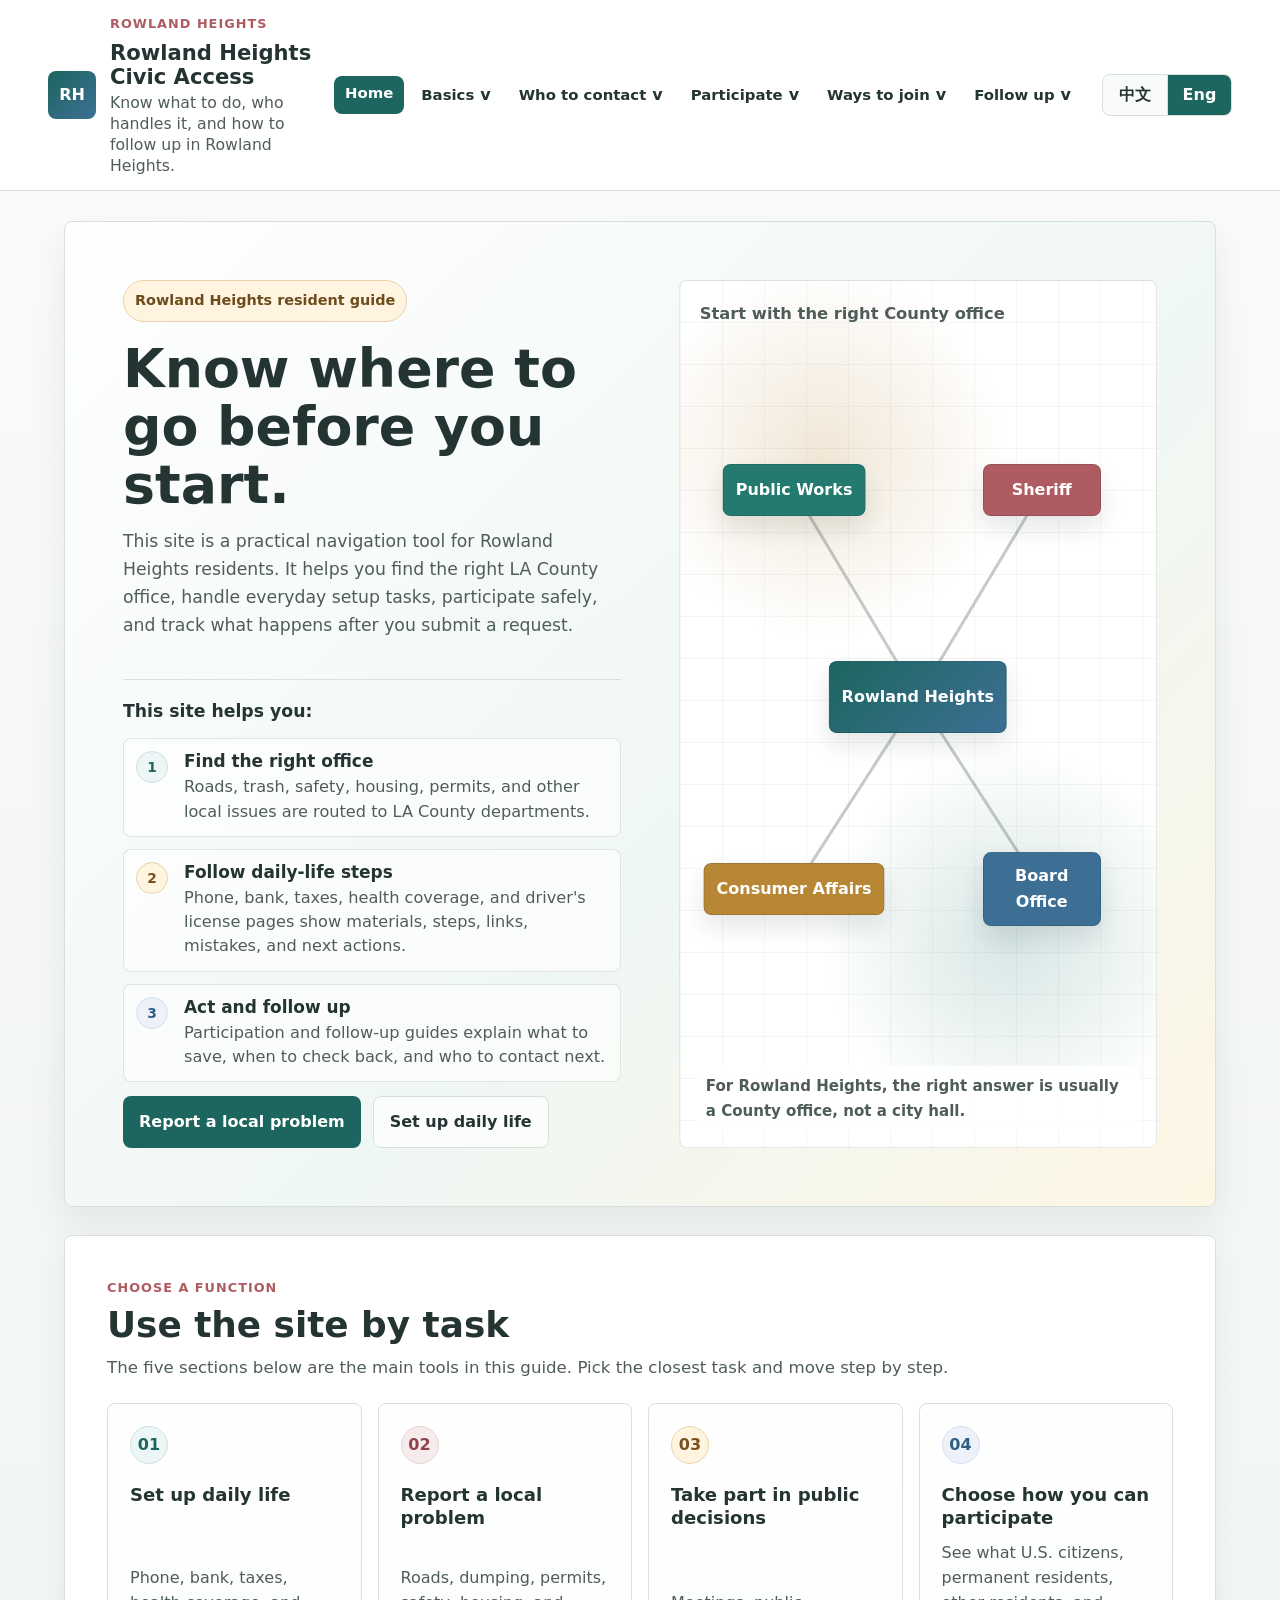
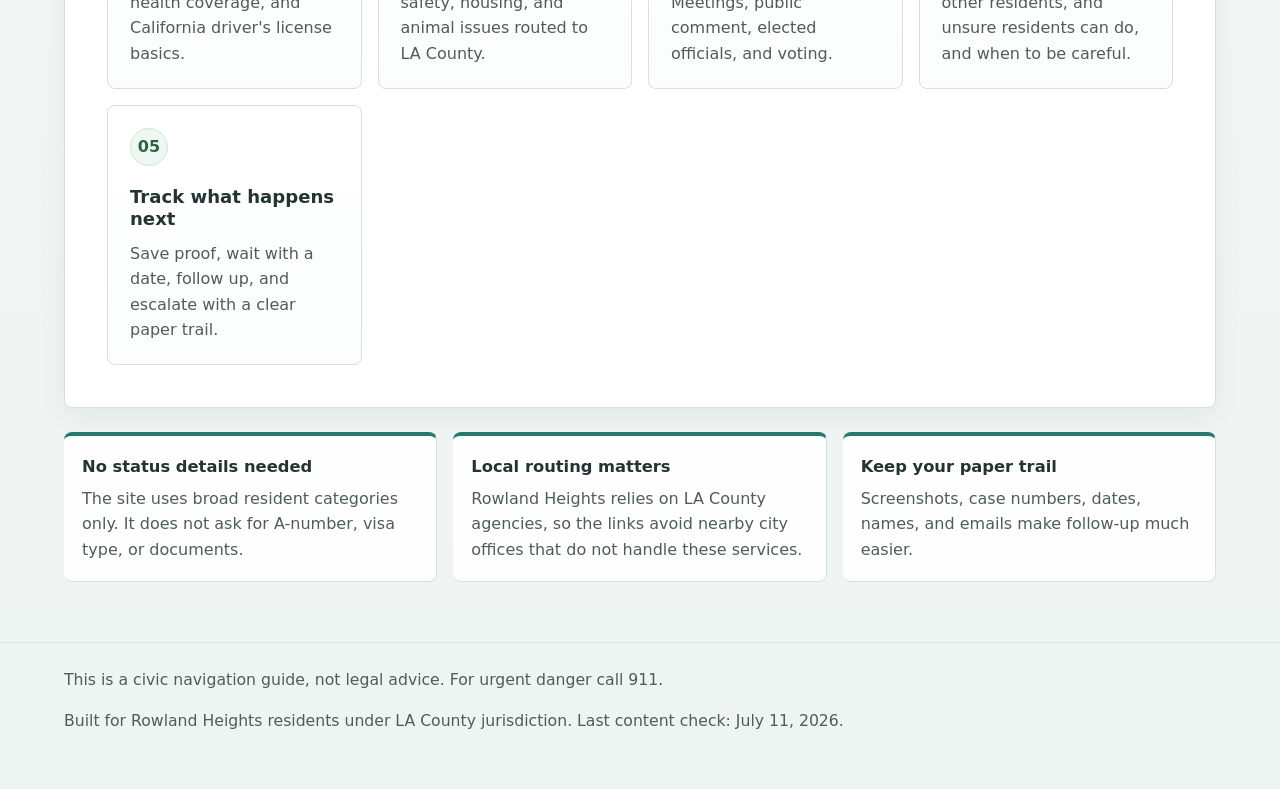
<file: index.html>
<!doctype html>
<html lang="en">
  <head>
    <meta charset="utf-8" />
    <meta name="viewport" content="width=device-width, initial-scale=1" />
    <title>Rowland Heights Civic Access</title>
    <meta name="description" content="Civic access guide for Rowland Heights residents navigating LA County services." />
    <link rel="stylesheet" href="styles.css" />
  </head>
  <body data-page="home">
    <a class="skip-link" id="skipLink" href="#main">Skip to content</a>
    <header class="topbar">
      <div class="brand">
        <span class="brand-mark" aria-hidden="true">RH</span>
        <div>
          <p class="eyebrow" id="brandEyebrow">Rowland Heights</p>
          <h1 id="siteTitle">Rowland Heights Civic Access</h1>
          <p id="siteSubtitle">Daily life steps, County services, and public participation.</p>
        </div>
      </div>
      <nav id="primaryNav" aria-label="Primary navigation"></nav>
      <div class="toolbar" aria-label="Language selection">
        <div class="language-switch" role="group" aria-label="Language">
          <button type="button" data-language="zh" aria-pressed="false">中文</button>
          <button type="button" data-language="en" aria-pressed="true">Eng</button>
        </div>
      </div>
    </header>
    <main id="main"></main>
    <footer>
      <p id="footerNote">This is a civic navigation guide, not legal advice. For urgent danger call 911.</p>
      <p id="footerDate">Built for Rowland Heights residents under LA County jurisdiction. Last content check: July 11, 2026.</p>
    </footer>
    <script src="app.js"></script>
  </body>
</html>
</file>
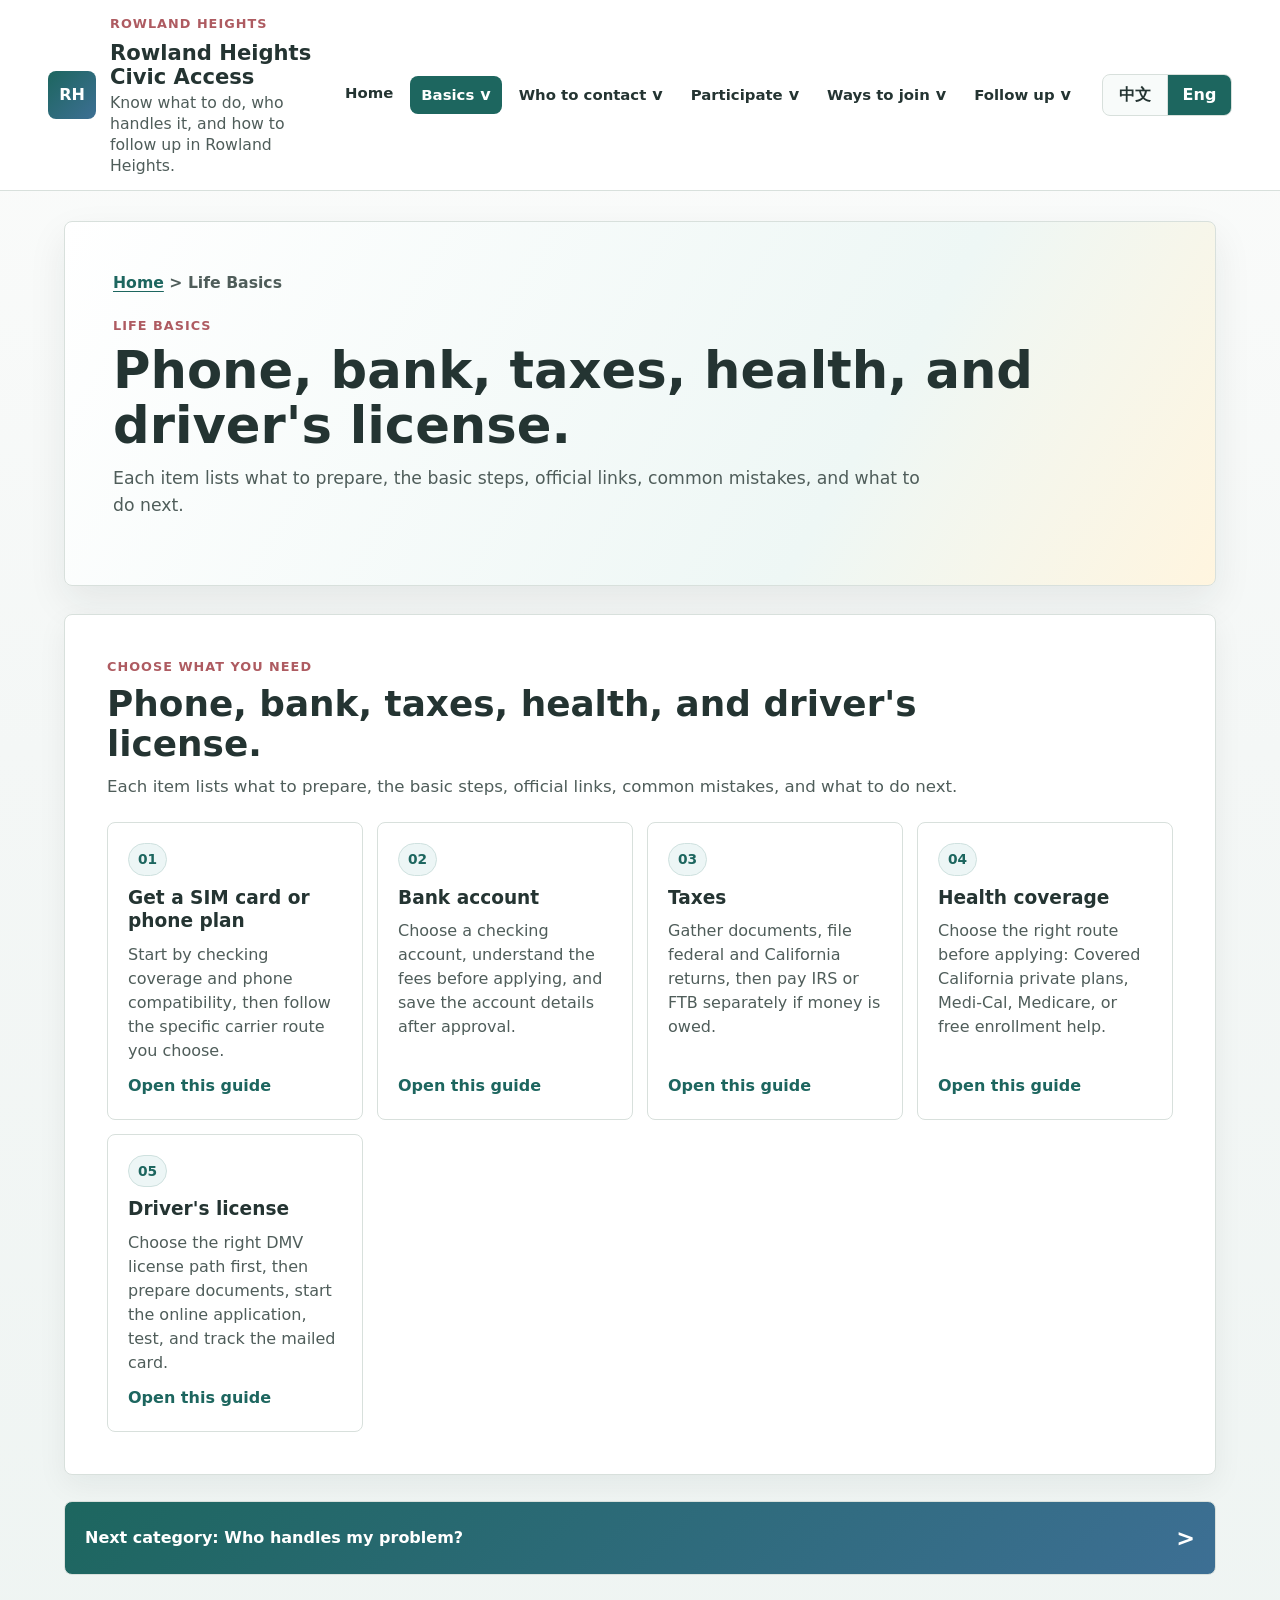
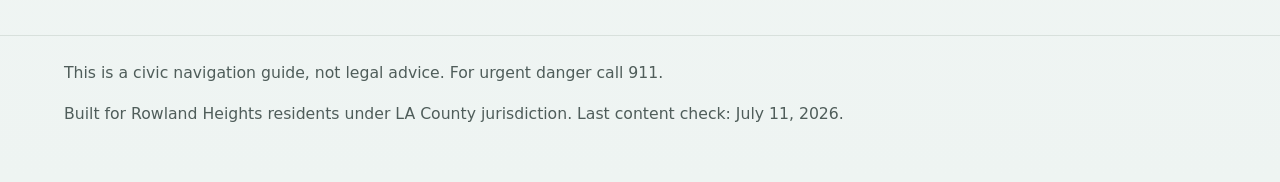
<file: basics.html>
<!doctype html>
<html lang="en">
  <head>
    <meta charset="utf-8" />
    <meta name="viewport" content="width=device-width, initial-scale=1" />
    <title>Life Basics - Rowland Heights Civic Access</title>
    <meta name="description" content="Daily life setup guide for Rowland Heights residents." />
    <link rel="stylesheet" href="styles.css" />
  </head>
  <body data-page="basics">
    <a class="skip-link" id="skipLink" href="#main">Skip to content</a>
    <header class="topbar">
      <div class="brand">
        <span class="brand-mark" aria-hidden="true">RH</span>
        <div>
          <p class="eyebrow" id="brandEyebrow">Rowland Heights</p>
          <h1 id="siteTitle">Rowland Heights Civic Access</h1>
          <p id="siteSubtitle">Daily life steps, County services, and public participation.</p>
        </div>
      </div>
      <nav id="primaryNav" aria-label="Primary navigation"></nav>
      <div class="toolbar" aria-label="Language selection">
        <div class="language-switch" role="group" aria-label="Language">
          <button type="button" data-language="zh" aria-pressed="false">中文</button>
          <button type="button" data-language="en" aria-pressed="true">Eng</button>
        </div>
      </div>
    </header>
    <main id="main"></main>
    <footer>
      <p id="footerNote">This is a civic navigation guide, not legal advice. For urgent danger call 911.</p>
      <p id="footerDate">Built for Rowland Heights residents under LA County jurisdiction. Last content check: July 11, 2026.</p>
    </footer>
    <script src="app.js"></script>
  </body>
</html>
</file>
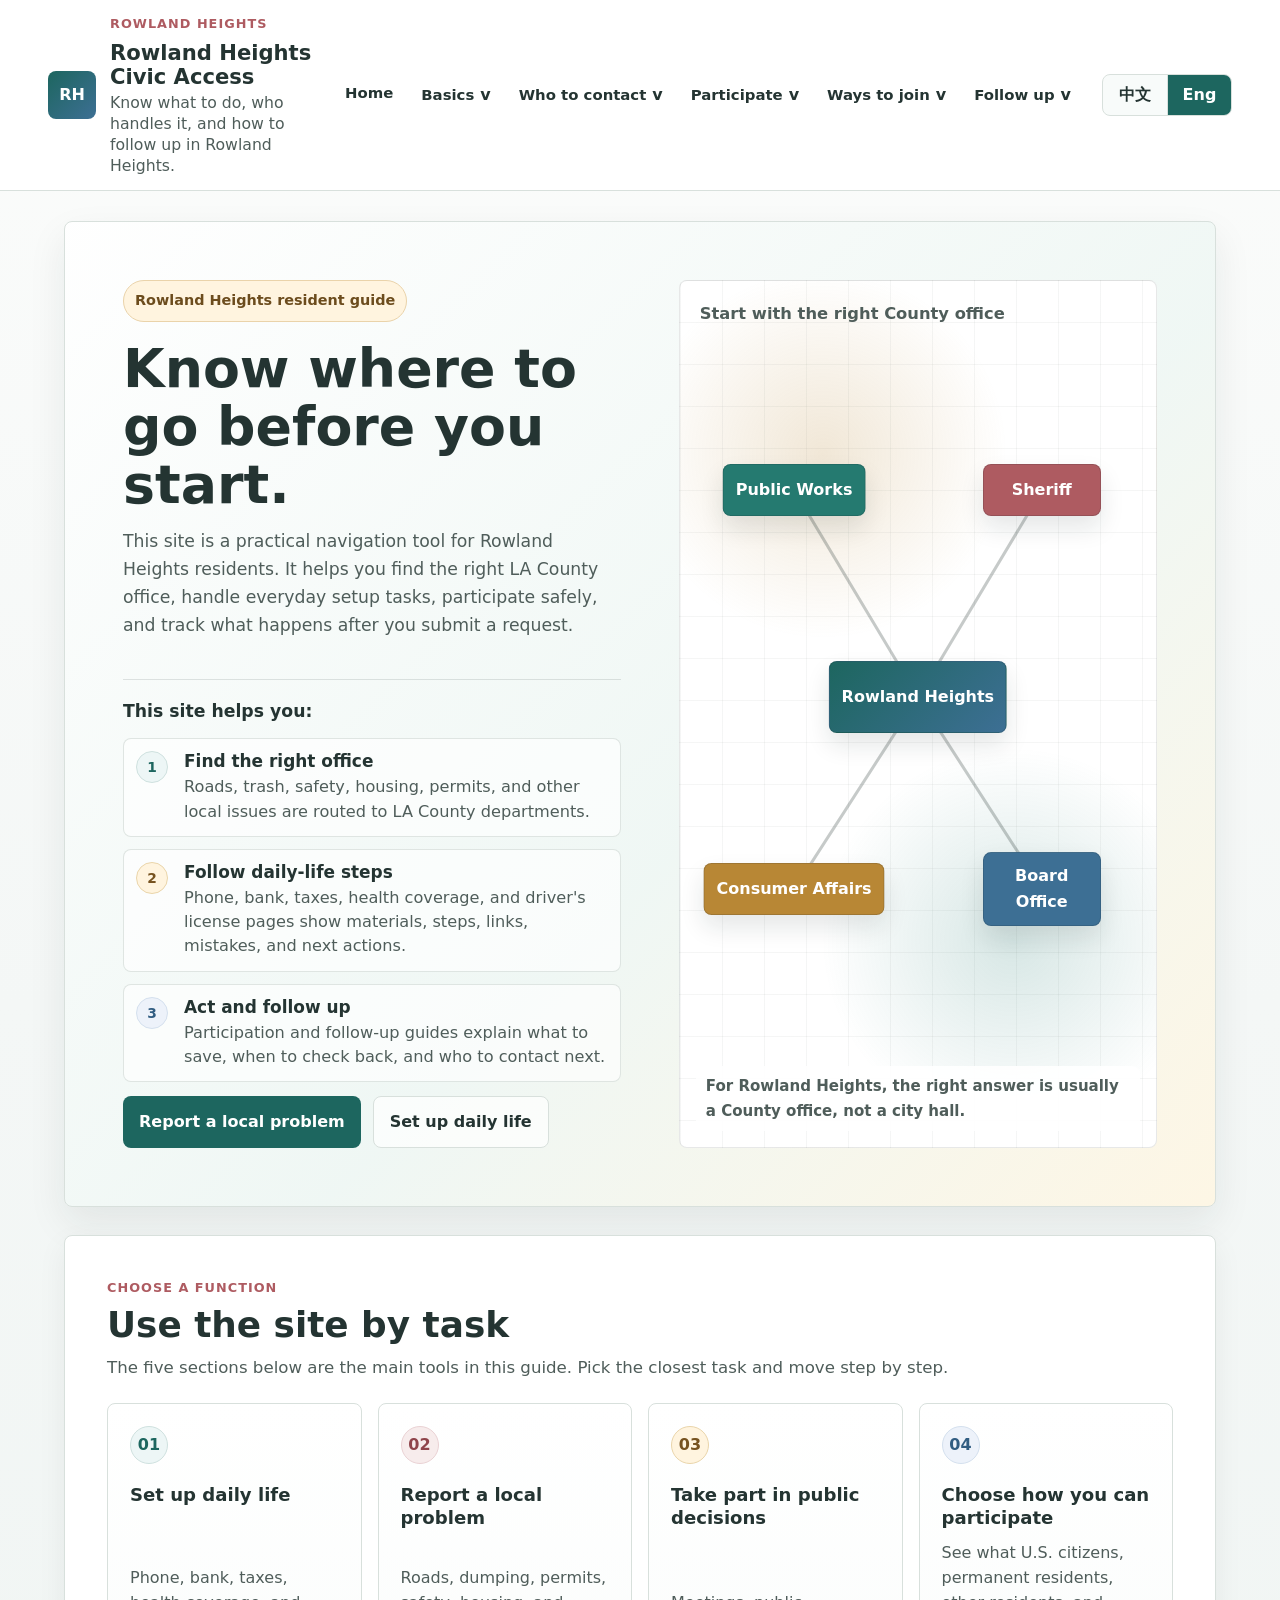
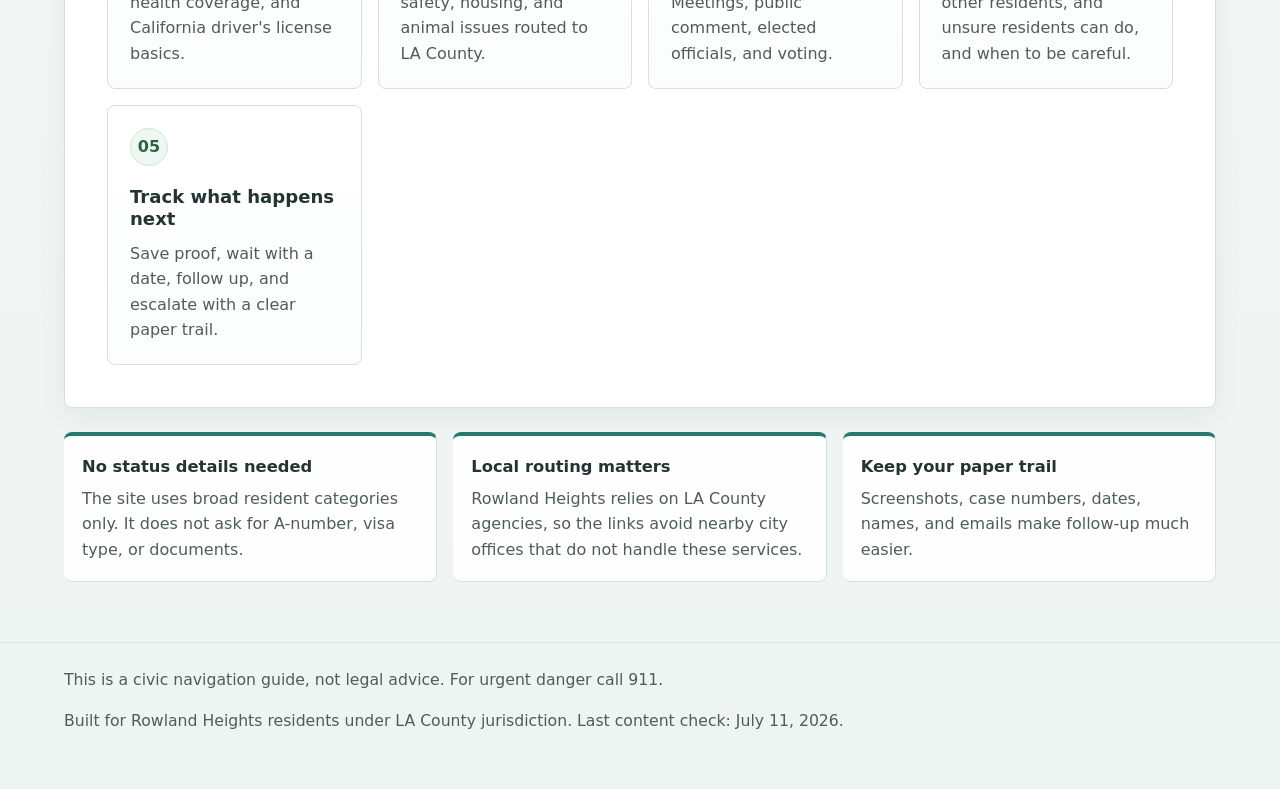
<file: detail.html>
<!doctype html>
<html lang="en">
  <head>
    <meta charset="utf-8" />
    <meta name="viewport" content="width=device-width, initial-scale=1" />
    <title>Guide Detail - Rowland Heights Civic Access</title>
    <meta name="description" content="Detailed guide page for Rowland Heights civic access topics." />
    <link rel="stylesheet" href="styles.css" />
  </head>
  <body data-page="detail">
    <a class="skip-link" id="skipLink" href="#main">Skip to content</a>
    <header class="topbar">
      <div class="brand">
        <span class="brand-mark" aria-hidden="true">RH</span>
        <div>
          <p class="eyebrow" id="brandEyebrow">Rowland Heights</p>
          <h1 id="siteTitle">Rowland Heights Civic Access</h1>
          <p id="siteSubtitle">Daily life steps, County services, and public participation.</p>
        </div>
      </div>
      <nav id="primaryNav" aria-label="Primary navigation"></nav>
      <div class="toolbar" aria-label="Language selection">
        <div class="language-switch" role="group" aria-label="Language">
          <button type="button" data-language="zh" aria-pressed="false">中文</button>
          <button type="button" data-language="en" aria-pressed="true">Eng</button>
        </div>
      </div>
    </header>
    <main id="main"></main>
    <footer>
      <p id="footerNote">This is a civic navigation guide, not legal advice. For urgent danger call 911.</p>
      <p id="footerDate">Built for Rowland Heights residents under LA County jurisdiction. Last content check: July 11, 2026.</p>
    </footer>
    <script src="app.js"></script>
  </body>
</html>
</file>
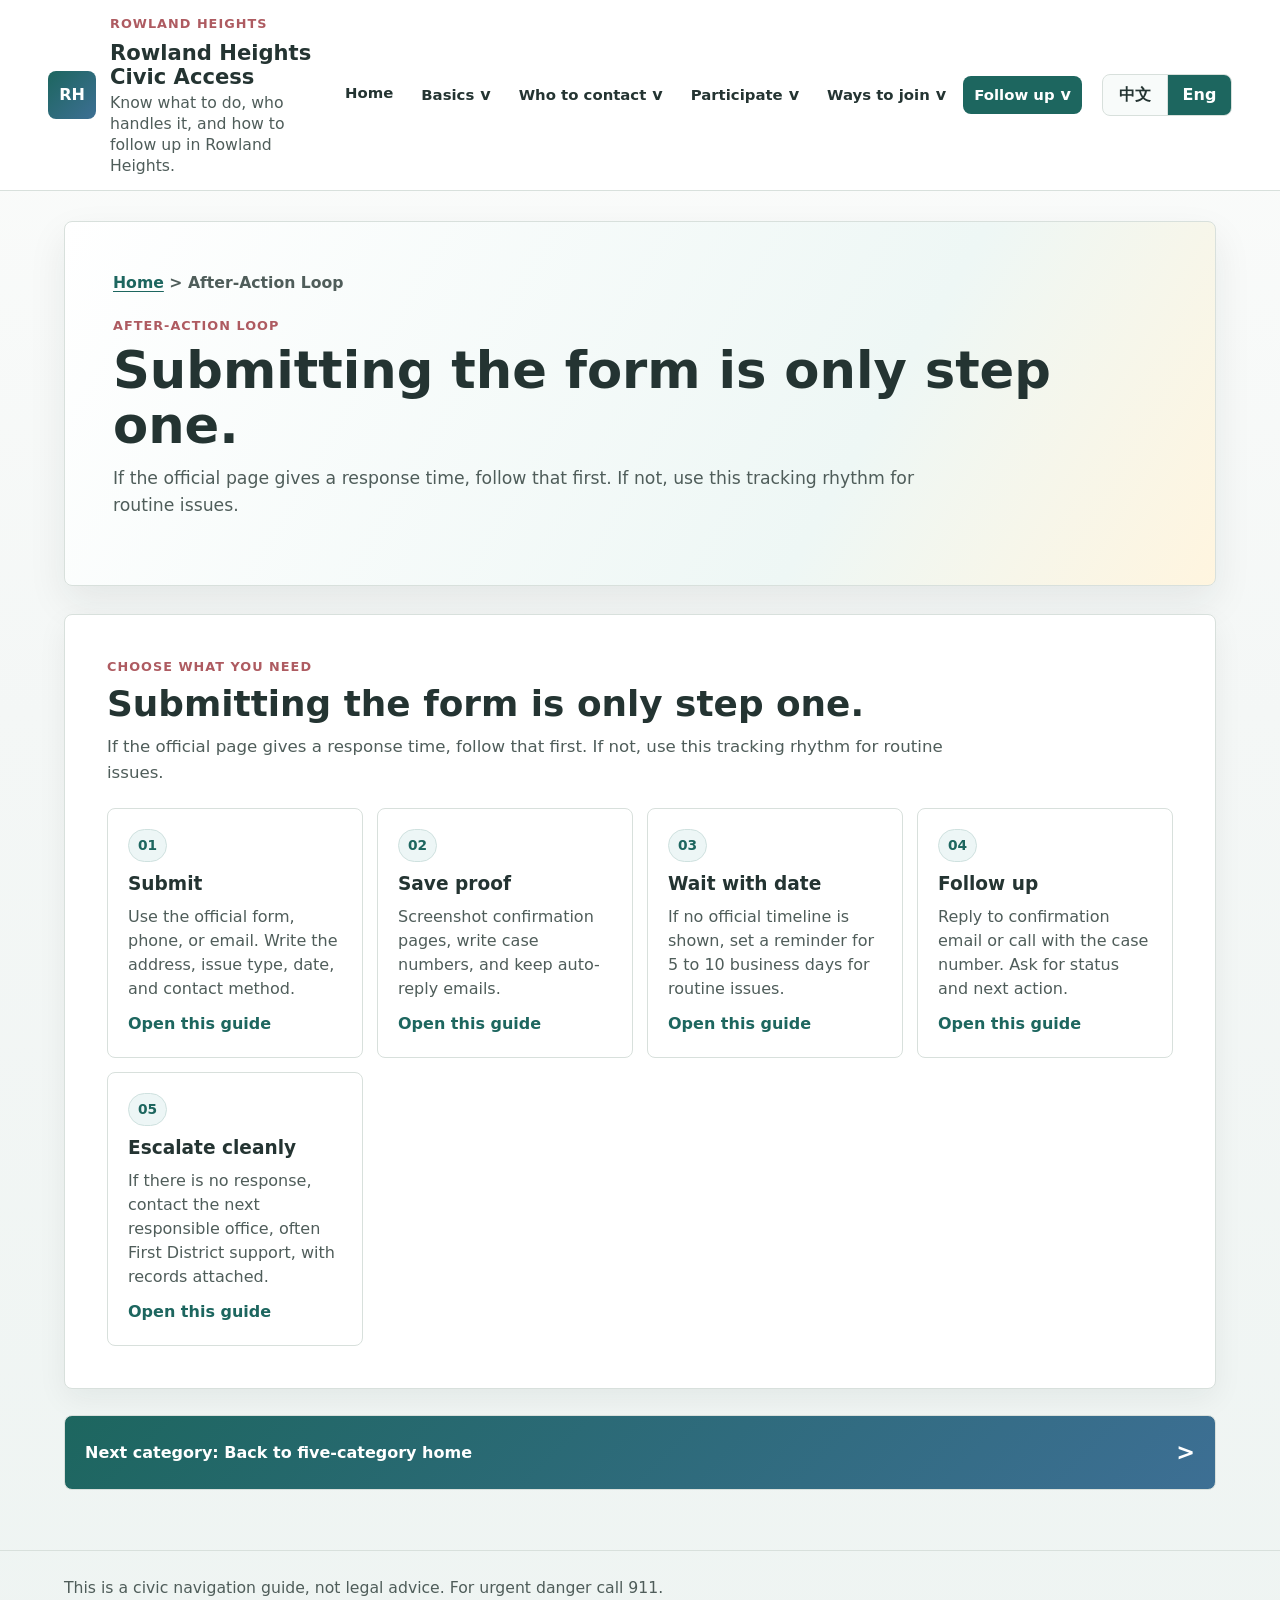
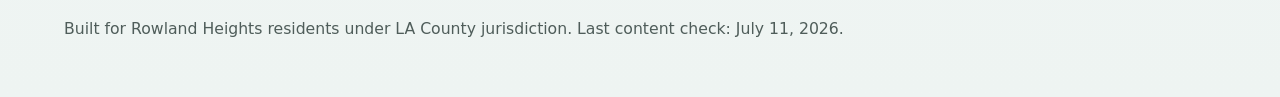
<file: followup.html>
<!doctype html>
<html lang="en">
  <head>
    <meta charset="utf-8" />
    <meta name="viewport" content="width=device-width, initial-scale=1" />
    <title>After-Action Loop - Rowland Heights Civic Access</title>
    <meta name="description" content="What to do after submitting LA County service requests from Rowland Heights." />
    <link rel="stylesheet" href="styles.css" />
  </head>
  <body data-page="followup">
    <a class="skip-link" id="skipLink" href="#main">Skip to content</a>
    <header class="topbar">
      <div class="brand">
        <span class="brand-mark" aria-hidden="true">RH</span>
        <div>
          <p class="eyebrow" id="brandEyebrow">Rowland Heights</p>
          <h1 id="siteTitle">Rowland Heights Civic Access</h1>
          <p id="siteSubtitle">Daily life steps, County services, and public participation.</p>
        </div>
      </div>
      <nav id="primaryNav" aria-label="Primary navigation"></nav>
      <div class="toolbar" aria-label="Language selection">
        <div class="language-switch" role="group" aria-label="Language">
          <button type="button" data-language="zh" aria-pressed="false">中文</button>
          <button type="button" data-language="en" aria-pressed="true">Eng</button>
        </div>
      </div>
    </header>
    <main id="main"></main>
    <footer>
      <p id="footerNote">This is a civic navigation guide, not legal advice. For urgent danger call 911.</p>
      <p id="footerDate">Built for Rowland Heights residents under LA County jurisdiction. Last content check: July 11, 2026.</p>
    </footer>
    <script src="app.js"></script>
  </body>
</html>
</file>
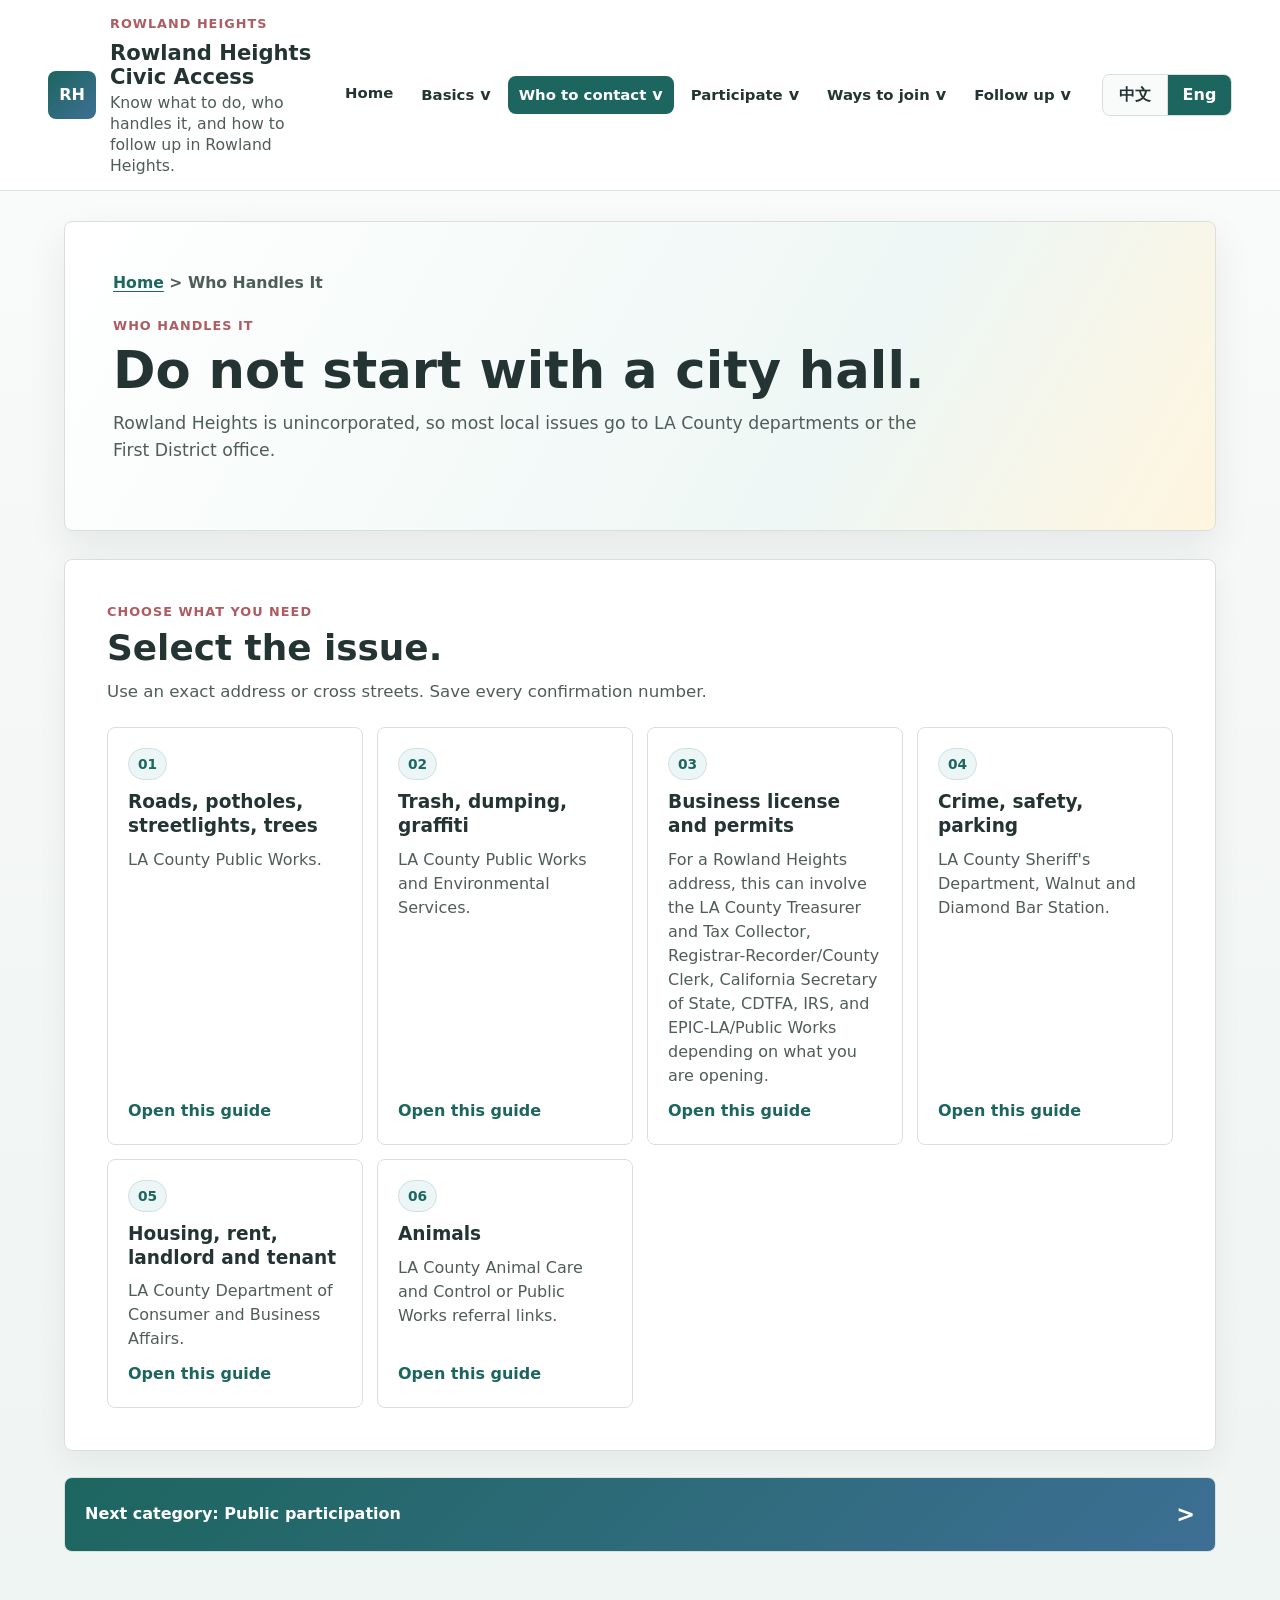
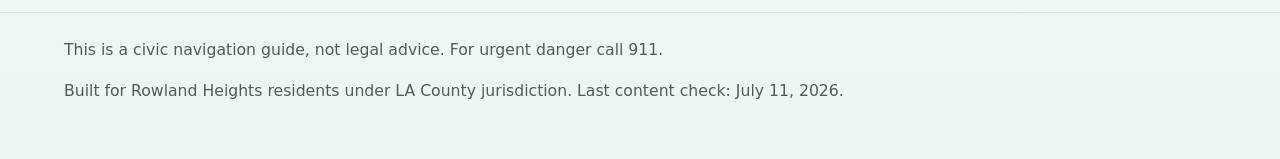
<file: help.html>
<!doctype html>
<html lang="en">
  <head>
    <meta charset="utf-8" />
    <meta name="viewport" content="width=device-width, initial-scale=1" />
    <title>Who Handles It - Rowland Heights Civic Access</title>
    <meta name="description" content="Route Rowland Heights service problems to the right LA County agency." />
    <link rel="stylesheet" href="styles.css" />
  </head>
  <body data-page="help">
    <a class="skip-link" id="skipLink" href="#main">Skip to content</a>
    <header class="topbar">
      <div class="brand">
        <span class="brand-mark" aria-hidden="true">RH</span>
        <div>
          <p class="eyebrow" id="brandEyebrow">Rowland Heights</p>
          <h1 id="siteTitle">Rowland Heights Civic Access</h1>
          <p id="siteSubtitle">Daily life steps, County services, and public participation.</p>
        </div>
      </div>
      <nav id="primaryNav" aria-label="Primary navigation"></nav>
      <div class="toolbar" aria-label="Language selection">
        <div class="language-switch" role="group" aria-label="Language">
          <button type="button" data-language="zh" aria-pressed="false">中文</button>
          <button type="button" data-language="en" aria-pressed="true">Eng</button>
        </div>
      </div>
    </header>
    <main id="main"></main>
    <footer>
      <p id="footerNote">This is a civic navigation guide, not legal advice. For urgent danger call 911.</p>
      <p id="footerDate">Built for Rowland Heights residents under LA County jurisdiction. Last content check: July 11, 2026.</p>
    </footer>
    <script src="app.js"></script>
  </body>
</html>
</file>
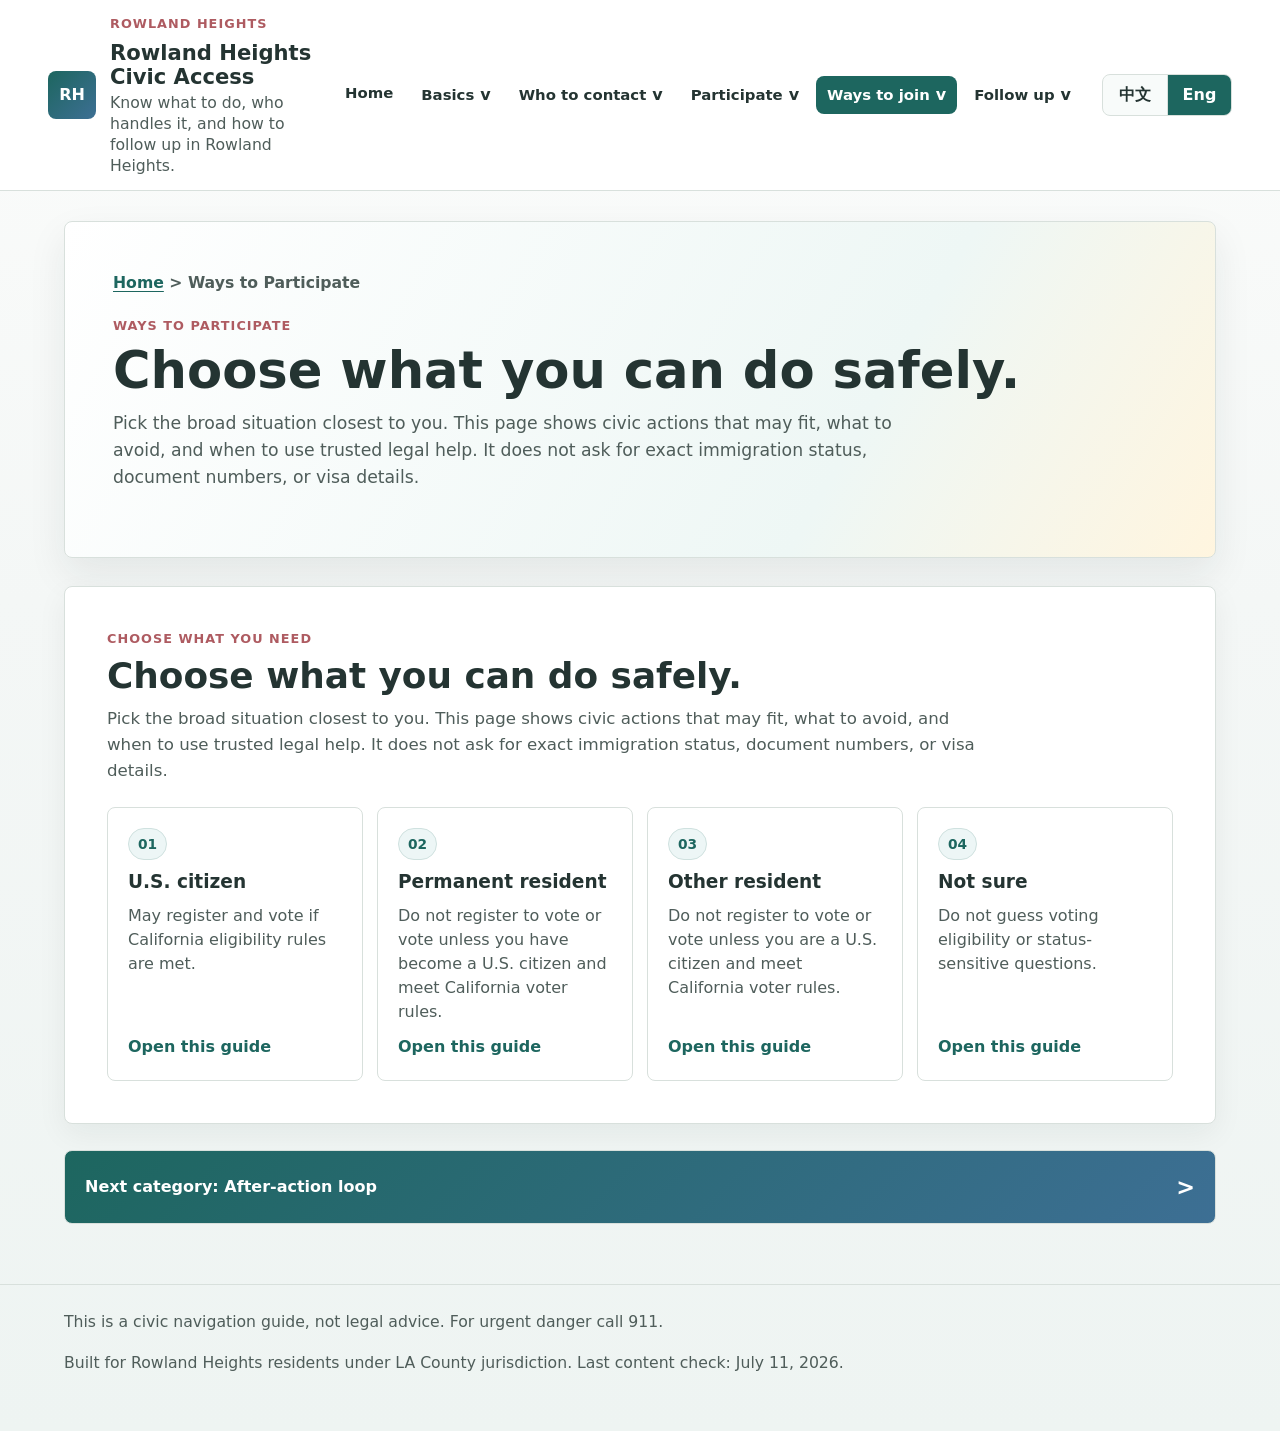
<file: identity.html>
<!doctype html>
<html lang="en">
  <head>
    <meta charset="utf-8" />
    <meta name="viewport" content="width=device-width, initial-scale=1" />
    <title>Ways to Participate - Rowland Heights Civic Access</title>
    <meta name="description" content="Broad resident participation paths without collecting immigration status." />
    <link rel="stylesheet" href="styles.css" />
  </head>
  <body data-page="identity">
    <a class="skip-link" id="skipLink" href="#main">Skip to content</a>
    <header class="topbar">
      <div class="brand">
        <span class="brand-mark" aria-hidden="true">RH</span>
        <div>
          <p class="eyebrow" id="brandEyebrow">Rowland Heights</p>
          <h1 id="siteTitle">Rowland Heights Civic Access</h1>
          <p id="siteSubtitle">Daily life steps, County services, and public participation.</p>
        </div>
      </div>
      <nav id="primaryNav" aria-label="Primary navigation"></nav>
      <div class="toolbar" aria-label="Language selection">
        <div class="language-switch" role="group" aria-label="Language">
          <button type="button" data-language="zh" aria-pressed="false">中文</button>
          <button type="button" data-language="en" aria-pressed="true">Eng</button>
        </div>
      </div>
    </header>
    <main id="main"></main>
    <footer>
      <p id="footerNote">This is a civic navigation guide, not legal advice. For urgent danger call 911.</p>
      <p id="footerDate">Built for Rowland Heights residents under LA County jurisdiction. Last content check: July 11, 2026.</p>
    </footer>
    <script src="app.js"></script>
  </body>
</html>
</file>
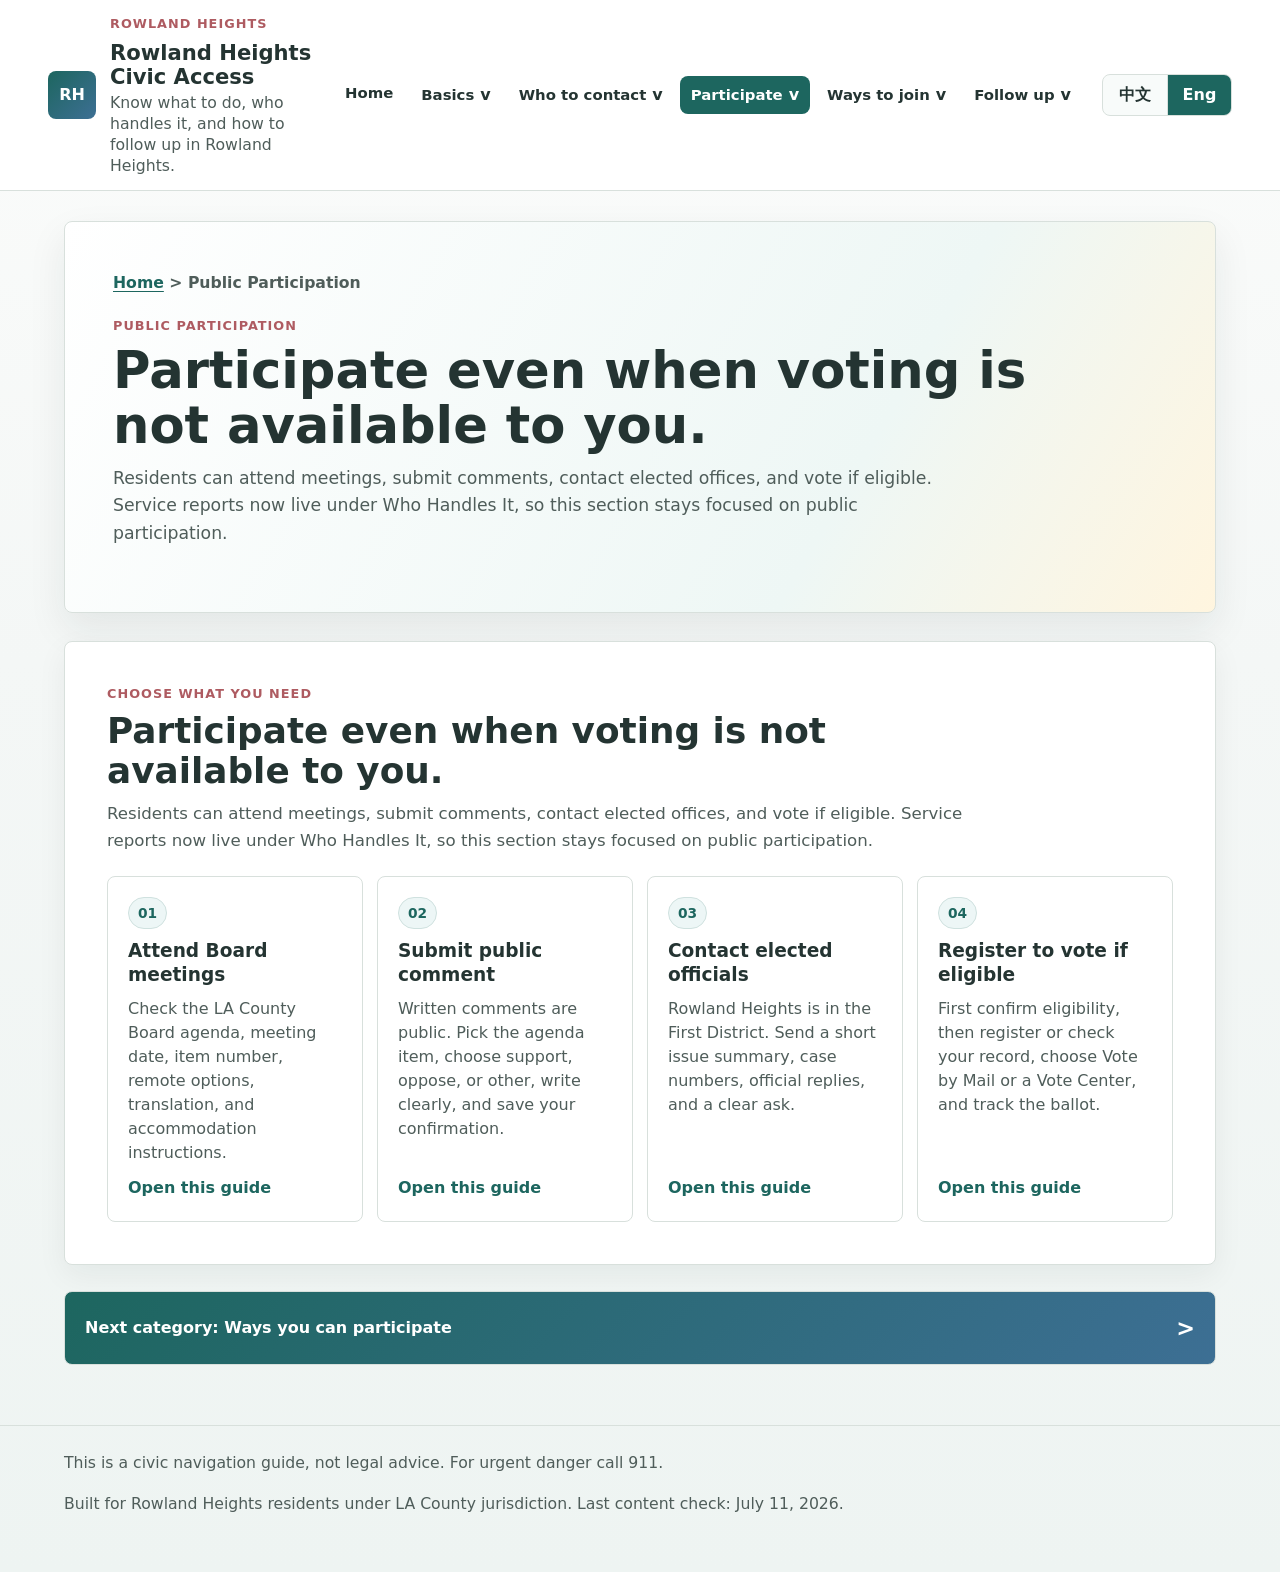
<file: participate.html>
<!doctype html>
<html lang="en">
  <head>
    <meta charset="utf-8" />
    <meta name="viewport" content="width=device-width, initial-scale=1" />
    <title>Public Participation - Rowland Heights Civic Access</title>
    <meta name="description" content="Public participation options for Rowland Heights residents." />
    <link rel="stylesheet" href="styles.css" />
  </head>
  <body data-page="participate">
    <a class="skip-link" id="skipLink" href="#main">Skip to content</a>
    <header class="topbar">
      <div class="brand">
        <span class="brand-mark" aria-hidden="true">RH</span>
        <div>
          <p class="eyebrow" id="brandEyebrow">Rowland Heights</p>
          <h1 id="siteTitle">Rowland Heights Civic Access</h1>
          <p id="siteSubtitle">Daily life steps, County services, and public participation.</p>
        </div>
      </div>
      <nav id="primaryNav" aria-label="Primary navigation"></nav>
      <div class="toolbar" aria-label="Language selection">
        <div class="language-switch" role="group" aria-label="Language">
          <button type="button" data-language="zh" aria-pressed="false">中文</button>
          <button type="button" data-language="en" aria-pressed="true">Eng</button>
        </div>
      </div>
    </header>
    <main id="main"></main>
    <footer>
      <p id="footerNote">This is a civic navigation guide, not legal advice. For urgent danger call 911.</p>
      <p id="footerDate">Built for Rowland Heights residents under LA County jurisdiction. Last content check: July 11, 2026.</p>
    </footer>
    <script src="app.js"></script>
  </body>
</html>
</file>
<file: styles.css>
:root {
  --ink: #243432;
  --muted: #4f5d5a;
  --paper: #f4f7f6;
  --panel: #ffffff;
  --line: #d8e0dc;
  --teal: #257a70;
  --teal-dark: #1d665f;
  --gold: #b88735;
  --rose: #ae5b61;
  --blue: #3d6f94;
  --soft-blue: #edf6f6;
  --soft-gold: #fff4df;
  --soft-green: #eef7f2;
  --shadow: 0 16px 38px rgba(20, 35, 33, 0.08);
  color-scheme: light;
  font-family: Inter, ui-sans-serif, system-ui, -apple-system, BlinkMacSystemFont, "Segoe UI", sans-serif;
}

* { box-sizing: border-box; }
html { scroll-behavior: smooth; }

body {
  margin: 0;
  min-width: 320px;
  background: linear-gradient(180deg, #fbfcfb 0%, var(--paper) 42%, #eef4f2 100%);
  color: var(--ink);
  line-height: 1.62;
}

a { color: var(--teal-dark); text-decoration-thickness: 0.08em; text-underline-offset: 0.22em; }
a:hover { color: var(--rose); }

.skip-link {
  position: absolute;
  left: 16px;
  top: -64px;
  padding: 10px 14px;
  background: var(--ink);
  color: #fff;
  z-index: 20;
}
.skip-link:focus { top: 12px; }

.topbar {
  position: sticky;
  top: 0;
  z-index: 10;
  display: grid;
  grid-template-columns: minmax(260px, 1fr) auto auto;
  gap: 20px;
  align-items: center;
  padding: 14px clamp(18px, 4vw, 48px);
  background: rgba(255, 255, 255, 0.94);
  border-bottom: 1px solid var(--line);
  backdrop-filter: blur(14px);
}

.brand {
  display: flex;
  align-items: center;
  gap: 14px;
  min-width: 0;
}

.brand-mark {
  display: grid;
  place-items: center;
  width: 48px;
  height: 48px;
  flex: 0 0 auto;
  border-radius: 8px;
  background: linear-gradient(135deg, var(--teal-dark), var(--blue));
  color: #fff;
  font-weight: 800;
}

h1, h2, h3, p { margin-top: 0; }
h1 { margin-bottom: 2px; font-size: clamp(1.02rem, 1.7vw, 1.32rem); line-height: 1.16; letter-spacing: 0; font-weight: 780; }
h2, h3 { color: var(--ink); font-weight: 780; }
.brand p:last-child { margin: 0; color: var(--muted); font-size: 0.98rem; line-height: 1.35; }

.eyebrow {
  margin: 0 0 6px;
  color: var(--rose);
  font-size: 0.8rem;
  font-weight: 760;
  letter-spacing: 0.08em;
  text-transform: uppercase;
}

nav {
  display: flex;
  gap: 6px;
  align-items: center;
  flex-wrap: wrap;
  justify-content: flex-end;
}

nav a,
.nav-menu-trigger {
  padding: 8px 11px;
  border: 0;
  border-radius: 8px;
  background: transparent;
  color: var(--ink);
  text-decoration: none;
  font-size: 0.93rem;
  font-weight: 700;
  line-height: 1.25;
  min-height: 38px;
}

nav a:hover,
nav a:focus-visible,
.nav-menu-trigger:hover,
.nav-menu-trigger:focus-visible {
  background: var(--soft-blue);
  outline: none;
  color: var(--teal-dark);
}

nav a.is-current,
.nav-menu-trigger.is-current {
  background: var(--teal-dark);
  color: #fff;
}

.nav-menu-trigger {
  display: inline-flex;
  align-items: center;
  gap: 6px;
}

.nav-menu-trigger[aria-expanded="true"] {
  background: var(--soft-blue);
  color: var(--teal-dark);
}

.nav-menu-trigger.is-current[aria-expanded="false"] {
  background: var(--teal-dark);
  color: #fff;
}

.chevron {
  font-size: 1rem;
  line-height: 1;
  transition: transform 220ms ease;
}

.nav-menu-trigger[aria-expanded="true"] .chevron {
  transform: rotate(180deg);
}

.mega-menu {
  position: fixed;
  left: 0;
  right: 0;
  top: 77px;
  z-index: 9;
  border-top: 1px solid var(--line);
  border-bottom: 1px solid var(--line);
  background: rgba(255, 255, 255, 0.98);
  box-shadow: 0 18px 34px rgba(20, 35, 33, 0.08);
  max-height: 0;
  overflow: hidden;
  opacity: 0;
  pointer-events: none;
  transform: translateY(-16px);
  visibility: hidden;
  transition:
    max-height 360ms ease,
    opacity 260ms ease,
    transform 320ms ease,
    visibility 0s linear 360ms;
}

.mega-menu.is-open {
  max-height: min(620px, calc(100vh - 96px));
  overflow-y: auto;
  opacity: 1;
  pointer-events: auto;
  transform: translateY(0);
  visibility: visible;
  transition:
    max-height 420ms ease,
    opacity 280ms ease 60ms,
    transform 360ms ease,
    visibility 0s;
}

.mega-menu-inner {
  display: grid;
  grid-template-columns: minmax(220px, 0.38fr) minmax(360px, 0.62fr);
  gap: clamp(36px, 8vw, 96px);
  max-width: 900px;
  margin: 0 auto;
  padding: 42px clamp(24px, 5vw, 56px) 48px;
  transform: translateY(-8px);
  transition: transform 340ms ease;
}

.mega-menu.is-open .mega-menu-inner {
  transform: translateY(0);
}

.mega-column {
  min-width: 0;
}

.mega-column h3 {
  width: max-content;
  margin: 0 0 18px;
  padding-bottom: 12px;
  border-bottom: 1px solid var(--line);
  font-size: 0.95rem;
  font-weight: 780;
  letter-spacing: 0;
  text-transform: uppercase;
}

.mega-column a {
  display: block;
  width: fit-content;
  min-height: auto;
  margin: 0 0 17px;
  padding: 0;
  border-radius: 0;
  color: #18375c;
  font-size: 1rem;
  font-weight: 560;
  line-height: 1.45;
  text-decoration: none;
}

.mega-column a:hover,
.mega-column a:focus-visible {
  background: transparent;
  color: var(--teal-dark);
  text-decoration: underline;
}

.mega-column p {
  max-width: 260px;
  color: var(--muted);
  font-size: 0.95rem;
  line-height: 1.55;
}

.mega-column-wide {
  min-width: 0;
}

.mega-topic-list {
  display: grid;
  grid-template-columns: repeat(2, minmax(160px, 1fr));
  column-gap: 34px;
}
.toolbar { display: flex; gap: 8px; }

.language-switch {
  display: inline-flex;
  overflow: hidden;
  border: 1px solid var(--line);
  border-radius: 8px;
  background: #f8fbfa;
}

.language-switch button {
  min-width: 64px;
  border: 0;
  border-radius: 0;
  background: transparent;
}

.language-switch button + button {
  border-left: 1px solid var(--line);
}

.language-switch button.is-active {
  background: var(--teal-dark);
  color: #fff;
}

button, select {
  font: inherit;
  min-height: 40px;
  padding: 0 12px;
  border: 1px solid var(--line);
  background: var(--panel);
  color: var(--ink);
  border-radius: 8px;
  cursor: pointer;
  font-weight: 720;
}
button:focus-visible, select:focus-visible { outline: 3px solid rgba(31, 119, 109, 0.25); }

main { padding: 30px clamp(18px, 5vw, 68px) 60px; }

.hero {
  display: grid;
  grid-template-columns: minmax(0, 1.02fr) minmax(300px, 0.98fr);
  gap: clamp(24px, 5vw, 58px);
  align-items: stretch;
  min-height: min(61vh, 580px);
  padding: clamp(28px, 5vw, 58px);
  border: 1px solid var(--line);
  border-radius: 8px;
  background:
    linear-gradient(135deg, rgba(255, 255, 255, 0.92) 0%, rgba(239, 247, 244, 0.94) 58%, rgba(255, 246, 226, 0.86) 100%);
  box-shadow: var(--shadow);
}

.hero-copy { display: flex; flex-direction: column; justify-content: center; max-width: 780px; }
.pill {
  align-self: flex-start;
  margin-bottom: 18px;
  padding: 8px 11px;
  background: var(--soft-gold);
  color: #6c4c1d;
  border: 1px solid #ead3aa;
  border-radius: 999px;
  font-weight: 760;
  font-size: 0.9rem;
}
.hero h2 {
  margin-bottom: 14px;
  max-width: 840px;
  font-size: clamp(1.9rem, 4.2vw, 3.72rem);
  line-height: 1.08;
  letter-spacing: 0;
}
.hero-copy p:not(.pill) {
  color: var(--muted);
  font-size: clamp(1.05rem, 1.35vw, 1.16rem);
  max-width: 720px;
}
.hero-actions { display: flex; gap: 12px; flex-wrap: wrap; margin-top: 14px; }

.hero-purpose {
  width: min(100%, 760px);
  margin-top: 22px;
  padding-top: 18px;
  border-top: 1px solid rgba(20, 35, 33, 0.12);
}

.hero-purpose > strong {
  display: block;
  margin-bottom: 12px;
  color: var(--ink);
  font-size: 1.08rem;
  font-weight: 800;
}

.purpose-list {
  display: grid;
  gap: 12px;
}

.purpose-list article {
  display: grid;
  grid-template-columns: 36px minmax(0, 1fr);
  gap: 12px;
  align-items: start;
  padding: 12px;
  border: 1px solid rgba(216, 224, 220, 0.82);
  border-radius: 8px;
  background: rgba(255, 255, 255, 0.64);
}

.purpose-list article > span {
  display: grid;
  place-items: center;
  width: 32px;
  height: 32px;
  border: 1px solid #cfe1df;
  border-radius: 999px;
  background: var(--soft-blue);
  color: var(--teal-dark);
  font-size: 0.86rem;
  font-weight: 800;
}

.purpose-list article:nth-child(2) > span {
  border-color: #ead5aa;
  background: var(--soft-gold);
  color: #76521f;
}

.purpose-list article:nth-child(3) > span {
  border-color: #d4e0ee;
  background: #edf2fa;
  color: #315d82;
}

.purpose-list h3 {
  margin: 0 0 3px;
  font-size: 1.06rem;
  line-height: 1.25;
}

.hero-copy .purpose-list p {
  margin: 0;
  max-width: none;
  color: var(--muted);
  font-size: 1.01rem;
  line-height: 1.5;
}

.primary-action, .secondary-action {
  display: inline-flex;
  align-items: center;
  justify-content: center;
  min-height: 46px;
  padding: 12px 16px;
  border-radius: 8px;
  font-weight: 800;
  text-decoration: none;
}
.primary-action { background: var(--teal-dark); color: #fff; }
.primary-action:hover { background: var(--ink); color: #fff; }
.secondary-action { border: 1px solid var(--line); background: rgba(255, 255, 255, 0.72); color: var(--ink); }

.notice-row {
  display: grid;
  grid-template-columns: repeat(3, minmax(0, 1fr));
  gap: 16px;
  margin-top: 24px;
}
.notice-row article, .section-shell, .source-strip {
  border: 1px solid var(--line);
  background: var(--panel);
}
.notice-row article {
  padding: 18px;
  border-left: 0;
  border-top: 4px solid var(--teal);
  border-radius: 8px;
  background: rgba(255, 255, 255, 0.92);
}
.notice-row strong { display: block; margin-bottom: 5px; font-size: 1.02rem; font-weight: 780; }
.notice-row span { color: var(--muted); font-size: 1rem; line-height: 1.55; }

.section-shell, .source-strip {
  margin-top: 28px;
  padding: clamp(24px, 4vw, 42px);
  border-radius: 8px;
  box-shadow: 0 10px 30px rgba(20, 35, 33, 0.06);
}
.section-heading { max-width: 880px; margin-bottom: 22px; }
.section-heading h2 { margin-bottom: 10px; font-size: clamp(1.55rem, 2.8vw, 2.45rem); line-height: 1.12; letter-spacing: 0; }
.section-heading p:not(.eyebrow) { color: var(--muted); font-size: 1.04rem; line-height: 1.58; }

.page-hero {
  border: 1px solid var(--line);
  border-radius: 8px;
  background: linear-gradient(120deg, #ffffff 0%, #eef7f5 68%, #fff5df 100%);
  padding: clamp(24px, 5vw, 48px);
  box-shadow: var(--shadow);
}

.page-hero h2 {
  margin-bottom: 12px;
  max-width: 980px;
  font-size: clamp(1.85rem, 4vw, 3.35rem);
  line-height: 1.08;
  letter-spacing: 0;
}

.page-hero > p:not(.breadcrumb):not(.eyebrow) {
  max-width: 820px;
  color: var(--muted);
  font-size: clamp(1.04rem, 1.35vw, 1.15rem);
  line-height: 1.58;
}

.detail-hero {
  padding: clamp(22px, 4vw, 38px);
}

.detail-hero h2 {
  max-width: 900px;
  font-size: clamp(1.75rem, 3vw, 2.55rem);
}

.breadcrumb {
  margin-bottom: 20px;
  color: var(--muted);
  font-size: 0.98rem;
  font-weight: 720;
}

.category-grid {
  display: grid;
  grid-template-columns: repeat(auto-fit, minmax(210px, 1fr));
  gap: 16px;
}

.category-card {
  display: flex;
  min-height: 214px;
  flex-direction: column;
  justify-content: space-between;
  padding: 22px;
  border: 1px solid var(--line);
  border-radius: 8px;
  background: linear-gradient(180deg, #ffffff 0%, #fbfdfc 100%);
  color: var(--ink);
  text-decoration: none;
  transition: transform 160ms ease, border-color 160ms ease, box-shadow 160ms ease;
}

.category-card:hover,
.category-card:focus-visible {
  transform: translateY(-2px);
  border-color: var(--teal);
  box-shadow: 0 16px 34px rgba(20, 35, 33, 0.12);
  outline: none;
  color: var(--ink);
}

.category-card span {
  display: grid;
  place-items: center;
  width: 38px;
  height: 38px;
  margin-bottom: 20px;
  border-radius: 999px;
  background: var(--soft-blue);
  border: 1px solid #cfe1df;
  color: var(--teal-dark);
  font-weight: 800;
}

.category-card:nth-child(2) span { background: #f7ecec; border-color: #ead2d4; color: #8f444b; }
.category-card:nth-child(3) span { background: var(--soft-gold); border-color: #ead5aa; color: #76521f; }
.category-card:nth-child(4) span { background: #edf2fa; border-color: #d4e0ee; color: #315d82; }
.category-card:nth-child(5) span { background: var(--soft-green); border-color: #d2e4d9; color: #2c6544; }

.category-card h3 {
  margin-bottom: 10px;
  font-size: 1.13rem;
  line-height: 1.25;
}

.category-card p {
  margin: auto 0 0;
  color: var(--muted);
  font-size: 1rem;
  line-height: 1.58;
}

.subcategory-grid {
  display: grid;
  grid-template-columns: repeat(auto-fit, minmax(240px, 1fr));
  gap: 14px;
}

.subcategory-card {
  display: flex;
  min-height: 190px;
  flex-direction: column;
  gap: 10px;
  padding: 20px;
  border: 1px solid var(--line);
  border-radius: 8px;
  background: #ffffff;
  color: var(--ink);
  text-decoration: none;
  transition: transform 160ms ease, border-color 160ms ease, box-shadow 160ms ease;
}

.subcategory-card:hover,
.subcategory-card:focus-visible {
  transform: translateY(-2px);
  border-color: var(--teal);
  box-shadow: 0 14px 30px rgba(20, 35, 33, 0.10);
  outline: none;
}

.subcategory-card span {
  display: inline-flex;
  width: max-content;
  padding: 4px 9px;
  border: 1px solid #cfe1df;
  border-radius: 999px;
  background: var(--soft-blue);
  color: var(--teal-dark);
  font-size: 0.86rem;
  font-weight: 800;
}

.subcategory-card h3 {
  margin: 0;
  font-size: 1.16rem;
  line-height: 1.28;
}

.subcategory-card p {
  margin: 0;
  color: var(--muted);
  font-size: 1rem;
  line-height: 1.5;
}

.subcategory-card strong {
  margin-top: auto;
  color: var(--teal-dark);
  font-weight: 800;
}

.detail-layout {
  display: grid;
  grid-template-columns: minmax(0, 1fr) minmax(230px, 0.28fr);
  gap: clamp(18px, 3vw, 32px);
  align-items: start;
}

.detail-main {
  min-width: 0;
}

.detail-main h3 {
  margin: 24px 0 8px;
  font-size: 1.12rem;
}

.detail-main h3:first-child {
  margin-top: 0;
}

.detail-main ul,
.detail-main ol {
  padding-left: 24px;
}

.detail-main li + li {
  margin-top: 7px;
}

.term-grid {
  display: grid;
  grid-template-columns: repeat(3, minmax(0, 1fr));
  gap: 12px;
  margin: 10px 0 4px;
}

.term-card {
  min-width: 0;
  border: 1px solid #d4e0ee;
  border-radius: 8px;
  background: #f8fbff;
  padding: 14px 15px;
}

.term-card h4 {
  margin: 0 0 7px;
  color: #315d82;
  font-size: 0.98rem;
  font-weight: 800;
}

.term-card p {
  margin: 0;
  color: var(--muted);
  font-size: 0.96rem;
  line-height: 1.52;
}

.step-groups {
  display: grid;
  gap: 14px;
  margin: 10px 0 6px;
}

.step-group {
  border: 1px solid var(--line);
  border-radius: 8px;
  background: #fbfdfc;
  padding: 16px 18px;
}

.step-group h4 {
  margin: 0 0 10px;
  color: var(--teal-dark);
  font-size: 1.02rem;
  font-weight: 800;
}

.step-group ol {
  margin: 0;
  padding-left: 22px;
}

.step-group a {
  font-weight: 780;
}

.detail-main .official {
  margin-left: 0;
  margin-right: 0;
}

.detail-sidebar {
  position: sticky;
  top: 92px;
  padding: 16px;
  border: 1px solid var(--line);
  border-radius: 8px;
  background: #fbfdfc;
}

.detail-sidebar h3 {
  margin: 14px 0 10px;
  font-size: 1rem;
}

.back-link {
  display: inline-flex;
  margin-bottom: 6px;
  color: var(--teal-dark);
  font-weight: 800;
  text-decoration: none;
}

.topic-list {
  display: grid;
  gap: 6px;
}

.topic-list a {
  padding: 8px 10px;
  border-radius: 8px;
  color: var(--ink);
  text-decoration: none;
}

.topic-list a:hover,
.topic-list a:focus-visible,
.topic-list a.is-current {
  background: var(--soft-blue);
  color: var(--teal-dark);
  outline: none;
}

.agency-diagram {
  position: relative;
  display: grid;
  grid-template-rows: auto minmax(280px, 1fr) auto;
  margin: 0;
  min-height: 420px;
  border: 1px solid rgba(20, 35, 33, 0.10);
  border-radius: 8px;
  overflow: hidden;
  background:
    linear-gradient(90deg, rgba(20, 35, 33, 0.045) 1px, transparent 1px),
    linear-gradient(0deg, rgba(20, 35, 33, 0.045) 1px, transparent 1px),
    radial-gradient(circle at 30% 20%, rgba(184, 135, 53, 0.20), transparent 24%),
    radial-gradient(circle at 70% 76%, rgba(31, 119, 109, 0.18), transparent 26%),
    #ffffff;
  background-size: 42px 42px, 42px 42px, auto, auto, auto;
}

.agency-diagram figcaption {
  padding: 20px 20px 0;
  color: var(--muted);
  font-size: 1.02rem;
  font-weight: 780;
}

.agency-diagram > p {
  position: static;
  align-self: end;
  max-width: none;
  margin: 0 16px 16px;
  padding: 8px 10px;
  border-radius: 8px;
  background: rgba(255, 255, 255, 0.94);
  color: var(--muted);
  font-size: 0.94rem;
  font-weight: 720;
}

.route-grid {
  position: relative;
  min-height: 280px;
}

.route-node {
  position: absolute;
  z-index: 2;
  display: grid;
  place-items: center;
  min-width: 118px;
  min-height: 52px;
  padding: 10px 12px;
  border: 1px solid rgba(23, 32, 42, 0.16);
  border-radius: 8px;
  box-shadow: 0 12px 24px rgba(20, 35, 33, 0.11);
  color: #fff;
  text-align: center;
}

.route-center {
  left: 50%;
  top: 50%;
  min-width: 170px;
  min-height: 72px;
  transform: translate(-50%, -50%);
  background: linear-gradient(135deg, var(--teal-dark), var(--blue));
}

.route-a,
.route-b,
.route-c,
.route-d {
  transform: translate(-50%, -50%);
}

.route-a { left: 24%; top: 22%; background: var(--teal); }
.route-b { left: 76%; top: 22%; background: var(--rose); }
.route-c { left: 24%; top: 76%; background: var(--gold); }
.route-d { left: 76%; top: 76%; background: var(--blue); }

.route-connectors {
  position: absolute;
  inset: 0;
  z-index: 1;
  width: 100%;
  height: 100%;
  overflow: visible;
  pointer-events: none;
}

.route-connectors line {
  stroke: rgba(20, 35, 33, 0.24);
  stroke-width: 3;
  stroke-linecap: round;
  vector-effect: non-scaling-stroke;
}

.accordion-grid {
  display: grid;
  grid-template-columns: repeat(2, minmax(0, 1fr));
  gap: 14px;
}
details {
  min-width: 0;
  border: 1px solid var(--line);
  border-radius: 8px;
  background: #ffffff;
  padding: 0;
  overflow: hidden;
  box-shadow: 0 10px 26px rgba(20, 35, 33, 0.05);
}
summary {
  cursor: pointer;
  padding: 15px 16px;
  background: #fbfdfc;
  font-weight: 780;
  border-bottom: 1px solid var(--line);
}
details > .lang { padding: 16px 18px 0; }
details h3 { margin: 14px 0 6px; font-size: 1rem; color: var(--teal-dark); }
details ul, details ol { padding-left: 22px; }
details li + li { margin-top: 6px; }

.official {
  display: flex;
  gap: 8px;
  flex-wrap: wrap;
  margin: 14px 18px 18px;
}
.official a, .source-list a {
  display: inline-flex;
  align-items: center;
  min-height: 36px;
  padding: 8px 10px;
  border: 1px solid var(--line);
  border-radius: 8px;
  background: #ffffff;
  text-decoration: none;
  font-weight: 720;
}

.official span {
  display: inline-flex;
  align-items: center;
  min-height: 36px;
  color: var(--muted);
  font-weight: 780;
}

.split {
  display: grid;
  grid-template-columns: minmax(260px, 0.48fr) minmax(0, 1fr);
  gap: clamp(20px, 4vw, 38px);
  align-items: start;
}
.select-label { display: block; margin: 18px 0 8px; font-weight: 780; }
select { width: 100%; min-height: 46px; background: #fff; }

.issue-panel {
  display: none;
  border: 1px solid var(--line);
  border-top: 5px solid var(--gold);
  background: #ffffff;
  border-radius: 8px;
  padding: clamp(18px, 3vw, 28px);
  box-shadow: 0 12px 30px rgba(20, 35, 33, 0.06);
}
.issue-panel.is-active { display: block; }
.issue-panel h3 { margin-bottom: 14px; }
dl {
  display: grid;
  grid-template-columns: 160px minmax(0, 1fr);
  gap: 10px 14px;
  margin: 0;
}
dt { color: var(--muted); font-weight: 780; text-transform: uppercase; font-size: 0.86rem; letter-spacing: 0.05em; }
dd { margin: 0; }

.cards, .path-grid, .timeline {
  display: grid;
  gap: 14px;
}
.cards { grid-template-columns: repeat(3, minmax(0, 1fr)); }
.path-grid { grid-template-columns: repeat(4, minmax(0, 1fr)); }
.timeline { grid-template-columns: repeat(5, minmax(0, 1fr)); }

.cards article, .path-grid article, .timeline article {
  border: 1px solid var(--line);
  border-radius: 8px;
  background: #ffffff;
  padding: 20px;
  box-shadow: 0 10px 26px rgba(20, 35, 33, 0.05);
}
.cards h3, .path-grid h3, .timeline h3 { font-size: 1.1rem; margin-bottom: 9px; line-height: 1.3; }
.cards p, .timeline p { color: var(--muted); font-size: 1rem; line-height: 1.56; }
.path-grid ul { padding-left: 20px; }
.path-grid li + li { margin-top: 7px; }
.timeline span {
  display: grid;
  place-items: center;
  width: 34px;
  height: 34px;
  margin-bottom: 14px;
  border-radius: 999px;
  background: var(--teal-dark);
  color: #fff;
  font-weight: 780;
}

.two-column {
  display: grid;
  grid-template-columns: repeat(2, minmax(0, 1fr));
  gap: 14px;
}

.two-column article {
  border: 1px solid var(--line);
  border-radius: 8px;
  background: #ffffff;
  padding: 20px;
  box-shadow: 0 10px 26px rgba(20, 35, 33, 0.05);
}

.two-column h2 {
  margin-bottom: 10px;
  font-size: 1.18rem;
}

.next-card {
  margin-top: 26px;
}

.next-card a {
  display: flex;
  align-items: center;
  justify-content: space-between;
  min-height: 72px;
  padding: 18px 20px;
  border: 1px solid var(--line);
  border-radius: 8px;
  background: linear-gradient(135deg, var(--teal-dark), var(--blue));
  color: #fff;
  text-decoration: none;
  font-weight: 800;
}

.next-card a::after {
  content: ">";
  margin-left: 18px;
  font-size: 1.4rem;
}

.next-card a:hover {
  background: var(--teal-dark);
  color: #fff;
}

.source-strip {
  display: grid;
  grid-template-columns: minmax(240px, 0.35fr) minmax(0, 1fr);
  gap: 20px;
  align-items: start;
  background: var(--ink);
  color: #fff;
}
.source-strip .eyebrow { color: #f1c26d; }
.source-strip h2 { margin: 0; font-size: clamp(1.35rem, 2.4vw, 2.05rem); }
.source-list { display: flex; flex-wrap: wrap; gap: 8px; }
.source-list a { color: var(--ink); background: #fff; }

footer {
  padding: 24px clamp(18px, 5vw, 64px) 40px;
  color: var(--muted);
  border-top: 1px solid var(--line);
}
footer p { max-width: 980px; font-size: 0.98rem; }

@media (max-width: 1120px) {
  .topbar { grid-template-columns: 1fr auto; }
  nav { grid-column: 1 / -1; justify-content: flex-start; }
  .mega-menu { top: 132px; }
  .hero, .split, .source-strip, .detail-layout { grid-template-columns: 1fr; }
  .detail-sidebar { position: static; }
  .term-grid { grid-template-columns: repeat(2, minmax(0, 1fr)); }
  .category-grid { grid-template-columns: repeat(2, minmax(0, 1fr)); }
  .cards, .path-grid, .timeline { grid-template-columns: repeat(2, minmax(0, 1fr)); }
}

@media (max-width: 760px) {
  .topbar { position: static; grid-template-columns: 1fr; }
  nav { display: grid; grid-template-columns: 1fr; }
  nav a, .nav-menu-trigger { width: 100%; justify-content: space-between; }
  .nav-menu { width: 100%; }
  .mega-menu {
    position: static;
    border: 1px solid var(--line);
    border-radius: 8px;
    box-shadow: none;
  }
  .mega-menu.is-open { max-height: 720px; }
  .mega-menu-inner {
    grid-template-columns: 1fr;
    gap: 18px;
    padding: 18px;
  }
  .mega-topic-list { grid-template-columns: 1fr; }
  .mega-column h3 { margin-bottom: 10px; }
  .mega-column a { margin-bottom: 11px; }
  .toolbar { justify-content: flex-start; }
  main { padding-top: 18px; }
  .hero { padding: 22px; min-height: auto; }
  .hero h2 { font-size: 2.05rem; }
  .agency-diagram { min-height: 440px; grid-template-rows: auto minmax(260px, 1fr) auto; }
  .route-grid { min-height: 260px; }
  .route-node { min-width: 94px; min-height: 46px; font-size: 0.78rem; }
  .route-center { min-width: 120px; min-height: 58px; }
  .notice-row, .accordion-grid, .cards, .path-grid, .timeline { grid-template-columns: 1fr; }
  .category-grid, .subcategory-grid, .term-grid, .two-column { grid-template-columns: 1fr; }
  dl { grid-template-columns: 1fr; }
  dt { margin-top: 8px; }
}

@media (prefers-reduced-motion: reduce) {
  .mega-menu,
  .mega-menu-inner,
  .chevron {
    transition: none;
  }
}

@media print {
  .topbar, .hero-actions, .toolbar, .select-label, select { display: none; }
  body { background: #fff; }
  main { padding: 0; }
  .hero, .section-shell, .source-strip, .notice-row article { box-shadow: none; border-color: #999; break-inside: avoid; }
  .hero, .split, .source-strip { grid-template-columns: 1fr; }
  .issue-panel { display: block; margin-bottom: 12px; }
  .lang { display: block; }
  a::after { content: " (" attr(href) ")"; font-size: 0.85em; }
}
</file>
